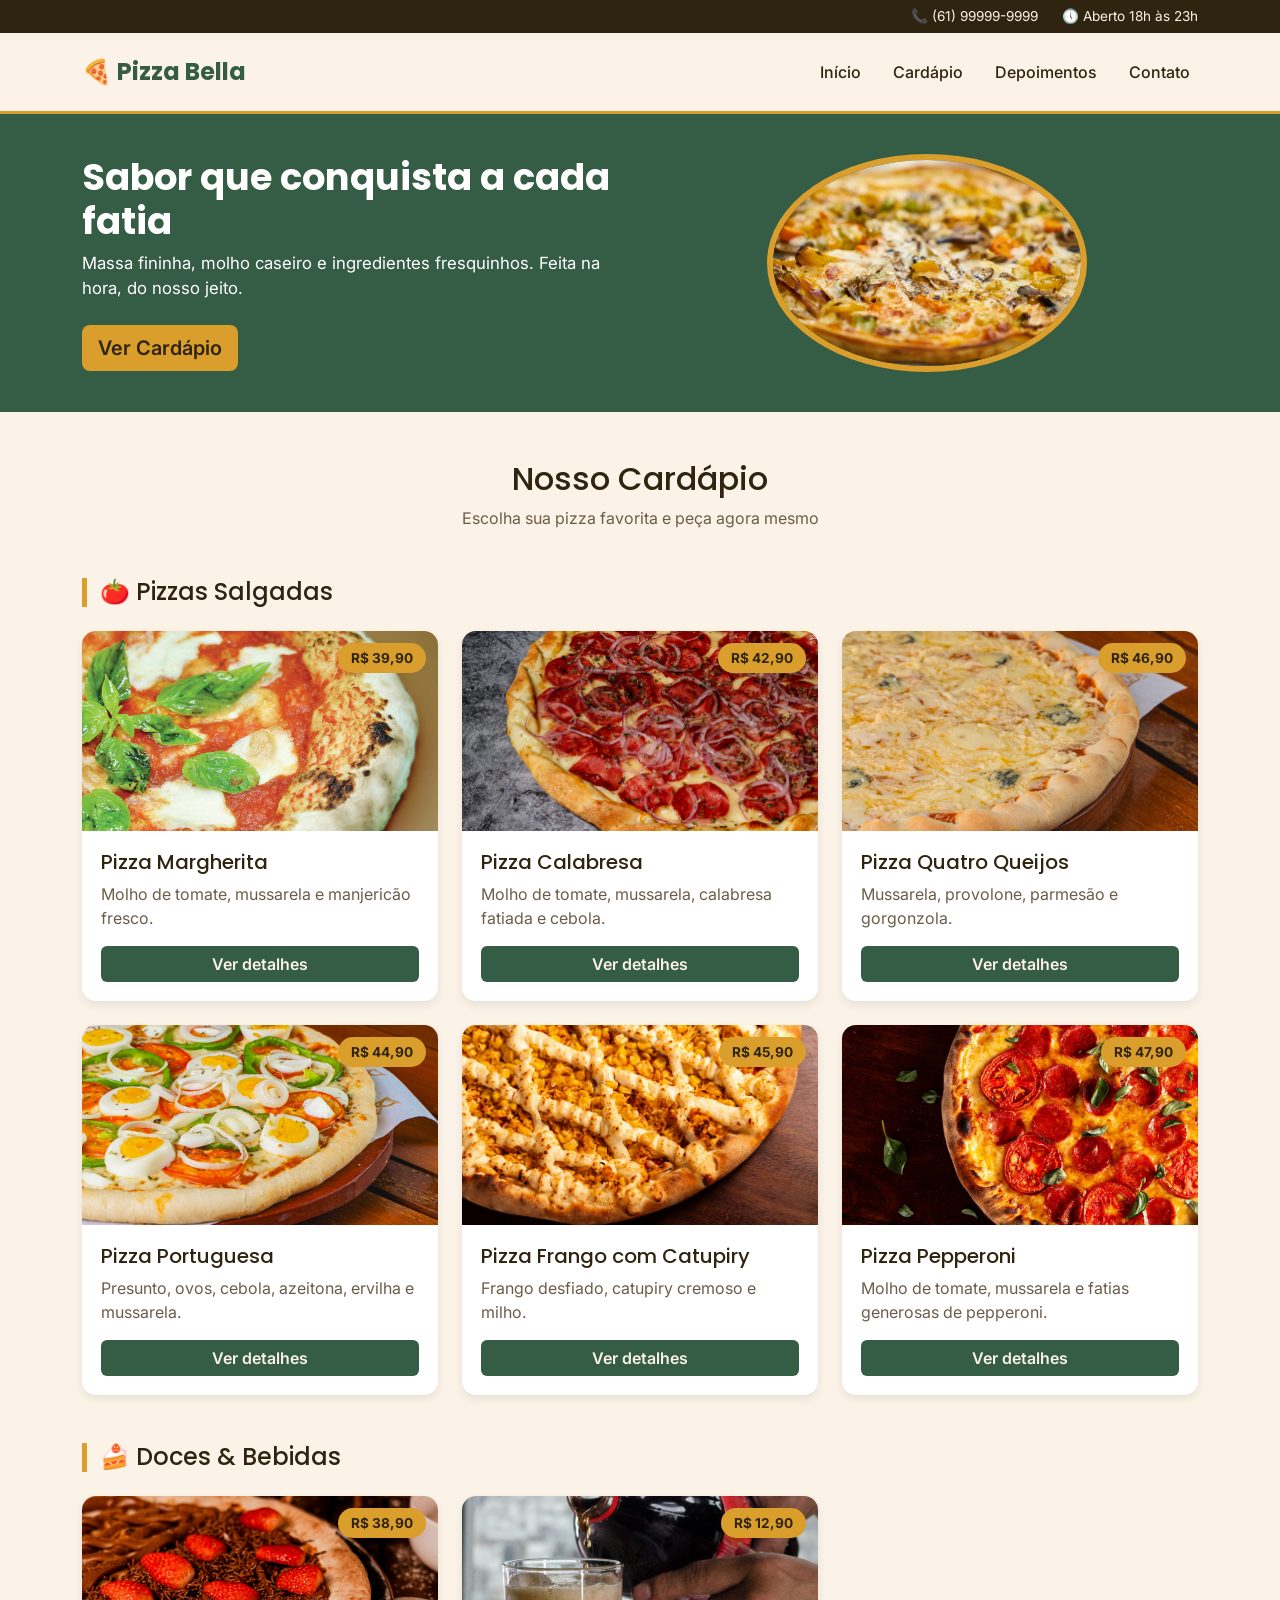
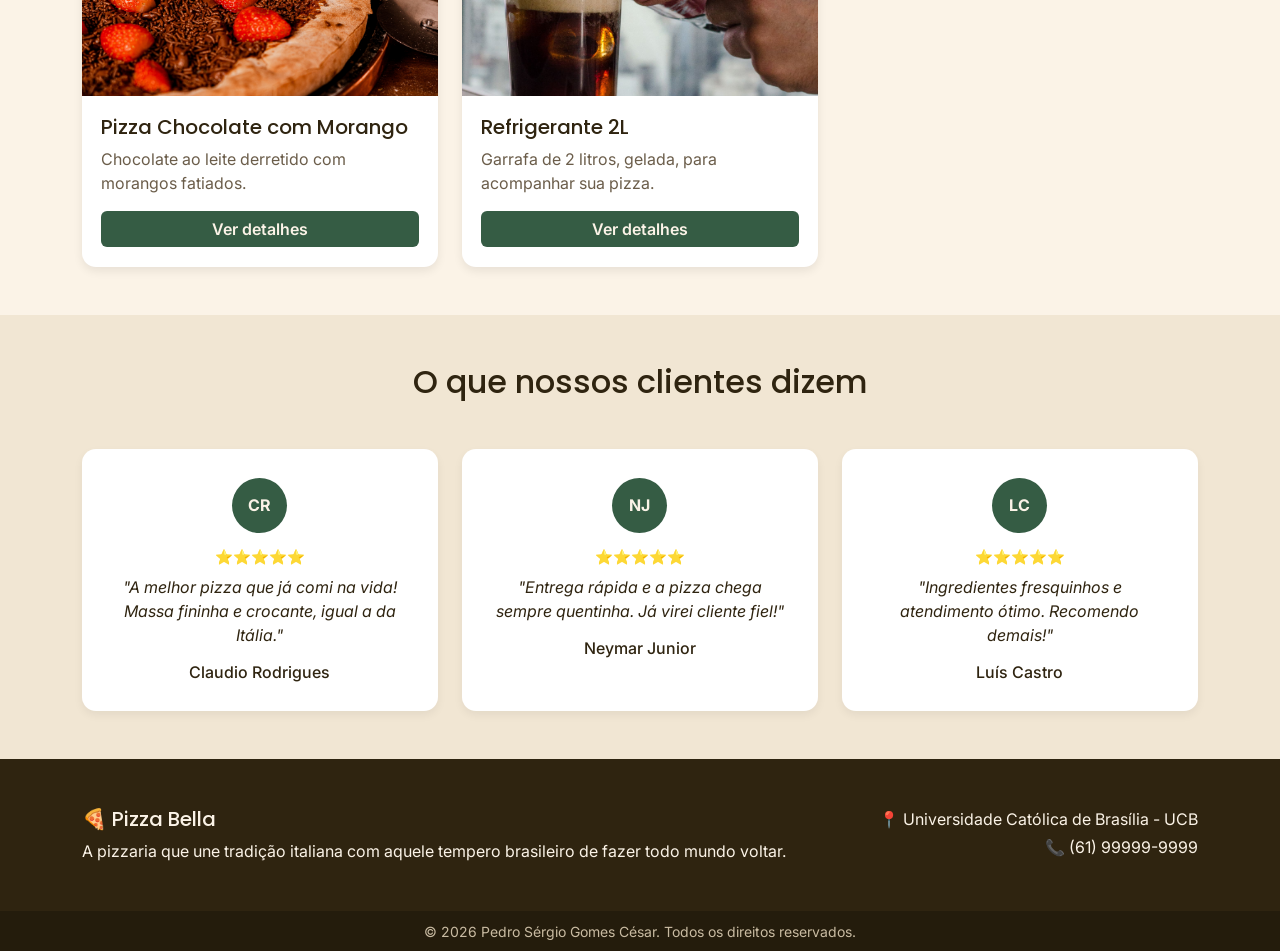
<file: index.html>
<!DOCTYPE html>
<html lang="pt-br">
<head>
  <meta charset="UTF-8">
  <meta name="viewport" content="width=device-width, initial-scale=1.0">
  <title>Pizza Bella - Cardápio</title>

  <!-- Bootstrap CSS (usado para estilos base: botões, navbar, container) -->
  <link href="https://cdn.jsdelivr.net/npm/bootstrap@5.3.3/dist/css/bootstrap.min.css" rel="stylesheet">

  <!-- Fontes -->
  <link href="https://fonts.googleapis.com/css2?family=Poppins:wght@600;700&family=Inter:wght@400;500;600&display=swap" rel="stylesheet">

  <!-- Nosso CSS (onde fica toda a responsividade, via Media Queries) -->
  <link rel="stylesheet" href="css/style.css">
</head>
<body>

  <!-- BARRA SUPERIOR -->
  <!-- Escondida no celular e visível no tablet/computador via Media Query -->
  <div class="topo-info">
    <div class="container">
      <span>📞 (61) 99999-9999</span>
      <span>🕔 Aberto 18h às 23h</span>
    </div>
  </div>

  <!-- CABEÇALHO -->
  <header>
    <nav class="navbar navbar-expand-md">
      <div class="container">
        <a class="navbar-brand" href="index.html">🍕 Pizza Bella</a>

        <!-- Botão hambúrguer (aparece só no celular, controlado pelo Bootstrap JS) -->
        <button class="navbar-toggler" type="button" data-bs-toggle="collapse" data-bs-target="#menuNav">
          <span class="navbar-toggler-icon"></span>
        </button>

        <div class="collapse navbar-collapse" id="menuNav">
          <ul class="navbar-nav ms-auto">
            <li class="nav-item"><a class="nav-link" href="index.html">Início</a></li>
            <li class="nav-item"><a class="nav-link" href="#cardapio">Cardápio</a></li>
            <li class="nav-item"><a class="nav-link" href="#depoimentos">Depoimentos</a></li>
            <li class="nav-item"><a class="nav-link" href="#contato">Contato</a></li>
          </ul>
        </div>
      </div>
    </nav>
  </header>

  <!-- BANNER -->
  <!-- No celular: imagem embaixo do texto. No tablet/PC: lado a lado -->
  <section class="banner">
    <div class="container">
      <div class="banner-linha">

        <div class="banner-texto">
          <h1>Sabor que conquista a cada fatia</h1>
          <p>Massa fininha, molho caseiro e ingredientes fresquinhos. Feita na hora, do nosso jeito.</p>
          <a href="#cardapio" class="btn btn-mostarda btn-lg mt-2">Ver Cardápio</a>
        </div>

        <div class="banner-imagem">
          <img src="img/pizza-banner2.jpg" class="banner-img" alt="Pizza Bella">
        </div>

      </div>
    </div>
  </section>

  <!-- VITRINE DE PRODUTOS (CARDÁPIO) -->
  <section id="cardapio" class="container py-5">
    <h2 class="text-center mb-2">Nosso Cardápio</h2>
    <p class="text-center subtitulo mb-5">Escolha sua pizza favorita e peça agora mesmo</p>

    <!-- CATEGORIA: PIZZAS SALGADAS -->
    <h4 class="categoria-titulo">🍅 Pizzas Salgadas</h4>

    <!--
      .grade-cards: nosso grid personalizado.
      A responsividade é feita pelas Media Queries no style.css:
        - Celular (< 768px):   1 card por linha
        - Tablet (>= 768px):   2 cards por linha
        - Computador (>= 992px): 3 cards por linha
    -->
    <div class="grade-cards mb-5">

      <!-- Card 1 -->
      <div class="item-card">
        <div class="card-pizza">
          <div class="card-imagem-wrap">
            <img src="img/pexels-mographe-29609013.jpg" alt="Pizza Margherita">
            <span class="preco-tag">R$ 39,90</span>
          </div>
          <div class="card-pizza-body">
            <h5>Pizza Margherita</h5>
            <p>Molho de tomate, mussarela e manjericão fresco.</p>
            <a href="detalhes.html?id=1" class="btn btn-verde w-100">Ver detalhes</a>
          </div>
        </div>
      </div>

      <!-- Card 2 -->
      <div class="item-card">
        <div class="card-pizza">
          <div class="card-imagem-wrap">
            <img src="img/pexels-natan-machado-fotografia-gastronomica-162809799-11176611.jpg" alt="Pizza Calabresa">
            <span class="preco-tag">R$ 42,90</span>
          </div>
          <div class="card-pizza-body">
            <h5>Pizza Calabresa</h5>
            <p>Molho de tomate, mussarela, calabresa fatiada e cebola.</p>
            <a href="detalhes.html?id=2" class="btn btn-verde w-100">Ver detalhes</a>
          </div>
        </div>
      </div>

      <!-- Card 3 -->
      <div class="item-card">
        <div class="card-pizza">
          <div class="card-imagem-wrap">
            <img src="img/pexels-pedrofurtadoo-33458021.jpg" alt="Pizza Quatro Queijos">
            <span class="preco-tag">R$ 46,90</span>
          </div>
          <div class="card-pizza-body">
            <h5>Pizza Quatro Queijos</h5>
            <p>Mussarela, provolone, parmesão e gorgonzola.</p>
            <a href="detalhes.html?id=3" class="btn btn-verde w-100">Ver detalhes</a>
          </div>
        </div>
      </div>

      <!-- Card 4 -->
      <div class="item-card">
        <div class="card-pizza">
          <div class="card-imagem-wrap">
            <img src="img/pexels-pedrofurtadoo-33457575.jpg" alt="Pizza Portuguesa">
            <span class="preco-tag">R$ 44,90</span>
          </div>
          <div class="card-pizza-body">
            <h5>Pizza Portuguesa</h5>
            <p>Presunto, ovos, cebola, azeitona, ervilha e mussarela.</p>
            <a href="detalhes.html?id=4" class="btn btn-verde w-100">Ver detalhes</a>
          </div>
        </div>
      </div>

      <!-- Card 5 -->
      <div class="item-card">
        <div class="card-pizza">
          <div class="card-imagem-wrap">
            <img src="img/pexels-pedrofurtadoo-31450857.jpg" alt="Pizza Frango com Catupiry">
            <span class="preco-tag">R$ 45,90</span>
          </div>
          <div class="card-pizza-body">
            <h5>Pizza Frango com Catupiry</h5>
            <p>Frango desfiado, catupiry cremoso e milho.</p>
            <a href="detalhes.html?id=5" class="btn btn-verde w-100">Ver detalhes</a>
          </div>
        </div>
      </div>

      <!-- Card 6 -->
      <div class="item-card">
        <div class="card-pizza">
          <div class="card-imagem-wrap">
            <img src="img/pexels-pedrofurtadoo-31450869.jpg" alt="Pizza Pepperoni">
            <span class="preco-tag">R$ 47,90</span>
          </div>
          <div class="card-pizza-body">
            <h5>Pizza Pepperoni</h5>
            <p>Molho de tomate, mussarela e fatias generosas de pepperoni.</p>
            <a href="detalhes.html?id=6" class="btn btn-verde w-100">Ver detalhes</a>
          </div>
        </div>
      </div>

    </div>

    <!-- CATEGORIA: DOCES E BEBIDAS -->
    <h4 class="categoria-titulo">🍰 Doces &amp; Bebidas</h4>

    <div class="grade-cards">

      <!-- Card 7 -->
      <div class="item-card">
        <div class="card-pizza">
          <div class="card-imagem-wrap">
            <img src="img/pexels-saulo-leite-1491182-17637073.jpg" alt="Pizza Doce de Chocolate com Morango">
            <span class="preco-tag">R$ 38,90</span>
          </div>
          <div class="card-pizza-body">
            <h5>Pizza Chocolate com Morango</h5>
            <p>Chocolate ao leite derretido com morangos fatiados.</p>
            <a href="detalhes.html?id=7" class="btn btn-verde w-100">Ver detalhes</a>
          </div>
        </div>
      </div>

      <!-- Card 8 -->
      <div class="item-card">
        <div class="card-pizza">
          <div class="card-imagem-wrap">
            <img src="img/pexels-irene-vega-2151814552-34534006.jpg" alt="Refrigerante 2 Litros">
            <span class="preco-tag">R$ 12,90</span>
          </div>
          <div class="card-pizza-body">
            <h5>Refrigerante 2L</h5>
            <p>Garrafa de 2 litros, gelada, para acompanhar sua pizza.</p>
            <a href="detalhes.html?id=8" class="btn btn-verde w-100">Ver detalhes</a>
          </div>
        </div>
      </div>

    </div>
  </section>

  <!-- DEPOIMENTOS -->
  <section id="depoimentos" class="depoimentos py-5">
    <div class="container">
      <h2 class="text-center mb-5">O que nossos clientes dizem</h2>

      <!--
        .grade-depoimentos: 3 colunas no PC, 1 no celular (via Media Query)
      -->
      <div class="grade-depoimentos">

        <div class="item-depoimento">
          <div class="card-depoimento">
            <div class="avatar">CR</div>
            <p class="estrelas">⭐⭐⭐⭐⭐</p>
            <p class="fst-italic">"A melhor pizza que já comi na vida! Massa fininha e crocante, igual a da Itália."</p>
            <h6 class="mb-0">Claudio Rodrigues</h6>
          </div>
        </div>

        <div class="item-depoimento">
          <div class="card-depoimento">
            <div class="avatar">NJ</div>
            <p class="estrelas">⭐⭐⭐⭐⭐</p>
            <p class="fst-italic">"Entrega rápida e a pizza chega sempre quentinha. Já virei cliente fiel!"</p>
            <h6 class="mb-0">Neymar Junior</h6>
          </div>
        </div>

        <div class="item-depoimento">
          <div class="card-depoimento">
            <div class="avatar">LC</div>
            <p class="estrelas">⭐⭐⭐⭐⭐</p>
            <p class="fst-italic">"Ingredientes fresquinhos e atendimento ótimo. Recomendo demais!"</p>
            <h6 class="mb-0">Luís Castro</h6>
          </div>
        </div>

      </div>
    </div>
  </section>

  <!-- RODAPÉ -->
  <footer id="contato">
    <div class="container py-5">

      <!--
        .footer-colunas: lado a lado no PC, empilhado e centralizado no celular
        (controlado por Media Query no style.css)
      -->
      <div class="footer-colunas">
        <div class="footer-col-esq">
          <h5>🍕 Pizza Bella</h5>
          <p class="mb-0">A pizzaria que une tradição italiana com aquele tempero brasileiro de fazer todo mundo voltar.</p>
        </div>

        <div class="footer-col-dir">
          <p class="mb-1">📍 Universidade Católica de Brasília - UCB</p>
          <p class="mb-1">📞 (61) 99999-9999</p>
        </div>
      </div>

    </div>
    <div class="footer-faixa text-center py-2">
      <small>&copy; 2026 Pedro Sérgio Gomes César. Todos os direitos reservados.</small>
    </div>
  </footer>

  <!-- Bootstrap JS (necessário para o menu hambúrguer funcionar no celular) -->
  <script src="https://cdn.jsdelivr.net/npm/bootstrap@5.3.3/dist/js/bootstrap.bundle.min.js"></script>
</body>
</html>
</file>
<file: css/style.css>
/* =====================================================
   CSS - PIZZA BELLA
   Responsividade feita exclusivamente por Media Queries
   (sem depender das classes de grid do Bootstrap)
   ===================================================== */

/* =====================================================
   ESTILOS BASE (valem para todos os tamanhos de tela)
   ===================================================== */

body {
  font-family: 'Inter', sans-serif;
  background-color: #fbf3e7;
  color: #2f2410;
}

h1, h2, h4, h5, .navbar-brand {
  font-family: 'Poppins', sans-serif;
}

/* ===== BARRA SUPERIOR ===== */
/*
  Por padrão (celular), a barra fica escondida.
  A Media Query lá embaixo mostra ela no tablet e no computador.
*/
.topo-info {
  display: none;
  background-color: #2f2410;
  color: #fbf3e7;
  font-size: 0.85rem;
  padding: 0.4rem 0;
}

.topo-info .container {
  display: flex;
  justify-content: flex-end;
  gap: 1.5rem;
}

/* ===== CABEÇALHO ===== */
.navbar {
  background-color: #fbf3e7;
  border-bottom: 3px solid #d99e2b;
  padding-top: 1rem;
  padding-bottom: 1rem;
}

.navbar-brand {
  font-size: 1.5rem;
  font-weight: 700;
  color: #355c44 !important;
}

.navbar-nav .nav-link {
  color: #2f2410 !important;
  font-weight: 500;
  margin-left: 1rem;
}

.navbar-nav .nav-link:hover {
  color: #c1542c !important;
}

/* ===== BOTÕES PERSONALIZADOS ===== */
.btn-mostarda {
  background-color: #d99e2b;
  border: none;
  color: #2f2410;
  font-weight: 600;
}

.btn-mostarda:hover {
  background-color: #c98e1d;
  color: #2f2410;
}

.btn-verde {
  background-color: #355c44;
  border: none;
  color: #fbf3e7;
  font-weight: 600;
}

.btn-verde:hover {
  background-color: #2a4736;
  color: #fbf3e7;
}

/* ===== BANNER ===== */
.banner {
  background-color: #355c44;
  color: #ffffff;
}

.banner h1 {
  font-size: 2rem;
  font-weight: 700;
}

.banner p {
  font-size: 1.05rem;
}

/*
  .banner-linha: no celular fica empilhado (em coluna).
  A Media Query do tablet/PC muda para lado a lado (em linha).
*/
.banner-linha {
  display: flex;
  flex-direction: column;     /* celular: texto em cima, imagem embaixo */
  align-items: center;
  gap: 2rem;
  padding: 2.5rem 0;
  text-align: center;
}

.banner-texto {
  width: 100%;
}

.banner-imagem {
  width: 100%;
  text-align: center;
}

.banner-img {
  width: 240px;
  border-radius: 50%;
  border: 6px solid #d99e2b;
}

/* ===== CARDÁPIO ===== */
.subtitulo {
  color: #6b5d4a;
}

.categoria-titulo {
  border-left: 5px solid #d99e2b;
  padding-left: 0.8rem;
  margin-bottom: 1.5rem;
}

/*
  .grade-cards: grade de cards personalizda.
  No celular: 1 card por linha (largura 100%).
  No tablet:  2 cards por linha (largura ~50%).
  No PC:      3 cards por linha (largura ~33%).
  Isso é definido pelas Media Queries abaixo.
*/
.grade-cards {
  display: flex;
  flex-wrap: wrap;    /* permite quebrar linha quando não cabe */
  gap: 1.5rem;
}

/*
  Cada .item-card ocupa 100% da largura no celular.
  As Media Queries vão ajustar isso para tablet e PC.
*/
.item-card {
  width: 100%;        /* celular: 1 por linha */
}

/* Card de pizza */
.card-pizza {
  background-color: #ffffff;
  border-radius: 14px;
  overflow: hidden;
  box-shadow: 0 4px 10px rgba(0, 0, 0, 0.08);
  display: flex;
  flex-direction: column;
  height: 100%;
  transition: transform 0.2s ease-in-out;
}

.card-pizza:hover {
  transform: translateY(-5px);
}

.card-imagem-wrap {
  position: relative;
}

.card-imagem-wrap img {
  width: 100%;
  height: 200px;
  object-fit: cover;
  display: block;
}

.preco-tag {
  position: absolute;
  top: 12px;
  right: 12px;
  background-color: #d99e2b;
  color: #2f2410;
  font-weight: 700;
  padding: 0.3rem 0.8rem;
  border-radius: 30px;
  font-size: 0.85rem;
}

.card-pizza-body {
  padding: 1.2rem;
  flex-grow: 1;
  display: flex;
  flex-direction: column;
}

.card-pizza-body p {
  color: #6b5d4a;
  flex-grow: 1;
}

/* ===== DEPOIMENTOS ===== */
.depoimentos {
  background-color: #f1e6d3;
}

/*
  .grade-depoimentos: mesma lógica da grade de cards.
  1 por linha no celular, 3 por linha no PC.
*/
.grade-depoimentos {
  display: flex;
  flex-wrap: wrap;
  gap: 1.5rem;
}

.item-depoimento {
  width: 100%;        /* celular: 1 por linha */
}

.card-depoimento {
  background-color: #ffffff;
  border-radius: 14px;
  padding: 1.8rem;
  text-align: center;
  box-shadow: 0 4px 10px rgba(0, 0, 0, 0.06);
  height: 100%;
}

.avatar {
  width: 55px;
  height: 55px;
  border-radius: 50%;
  background-color: #355c44;
  color: #fbf3e7;
  display: flex;
  align-items: center;
  justify-content: center;
  font-weight: 700;
  margin: 0 auto 0.8rem;
}

.estrelas {
  font-size: 0.9rem;
  margin-bottom: 0.5rem;
}

/* ===== RODAPÉ ===== */
footer {
  background-color: #2f2410;
  color: #fbf3e7;
}

/*
  .footer-colunas: no celular fica centralizado e empilhado.
  No PC, fica lado a lado (esquerda e direita).
*/
.footer-colunas {
  display: flex;
  flex-direction: column;     /* celular: empilhado */
  gap: 1.5rem;
  text-align: center;         /* celular: centralizado */
}

.footer-faixa {
  background-color: #241c0c;
  color: #c9bba2;
}

/* ===== PÁGINA DE DETALHES ===== */
/*
  .detalhe-caixa: no celular, imagem em cima e texto embaixo.
  No tablet/PC, imagem à esquerda e texto à direita.
*/
.detalhe-caixa {
  background-color: #ffffff;
  border-radius: 16px;
  overflow: hidden;
  box-shadow: 0 4px 14px rgba(0, 0, 0, 0.08);
  display: flex;
  flex-direction: column;     /* celular: empilhado */
}

.detalhe-imagem {
  width: 100%;
  max-height: 350px;
  object-fit: cover;
  display: block;
}

.detalhe-conteudo {
  padding: 2rem;
}

.preco-detalhe {
  font-size: 1.8rem;
  font-weight: 700;
  color: #c1542c;
}


/* =====================================================
   MEDIA QUERY — TABLET (telas com 768px ou mais)
   ===================================================== */
@media (min-width: 768px) {

  /* Mostra a barra superior de contato */
  .topo-info {
    display: block;
  }

  /* Banner: texto à esquerda, imagem à direita */
  .banner-linha {
    flex-direction: row;        /* lado a lado */
    text-align: left;
  }

  .banner-texto {
    width: 50%;
  }

  .banner-imagem {
    width: 50%;
  }

  .banner-img {
    width: 280px;
  }

  /* Cards: 2 por linha no tablet */
  /* Fórmula: 50% da largura menos metade do espaçamento (gap: 1.5rem = 24px) */
  .item-card {
    width: calc(50% - 0.75rem);
  }

  /* Depoimentos: 3 por linha no tablet */
  /* Fórmula: 33.33% menos dois terços do espaçamento */
  .item-depoimento {
    width: calc(33.333% - 1rem);
  }

  /* Rodapé: lado a lado */
  .footer-colunas {
    flex-direction: row;
    justify-content: space-between;
    align-items: flex-start;
    text-align: left;
  }

  .footer-col-dir {
    text-align: right;
  }

  /* Detalhes: imagem à esquerda, texto à direita */
  .detalhe-caixa {
    flex-direction: row;        /* lado a lado */
  }

  .detalhe-imagem {
    width: 40%;
    max-height: none;
    min-height: 350px;
  }

  .detalhe-conteudo {
    width: 60%;
  }

}


/* =====================================================
   MEDIA QUERY — COMPUTADOR (telas com 992px ou mais)
   ===================================================== */
@media (min-width: 992px) {

  /* Banner: título maior no PC */
  .banner h1 {
    font-size: 2.3rem;
  }

  .banner-img {
    width: 320px;
  }

  /* Cards: 3 por linha no computador */
  /* Fórmula: 33.33% menos dois terços do espaçamento */
  .item-card {
    width: calc(33.333% - 1rem);
  }

}
</file>
